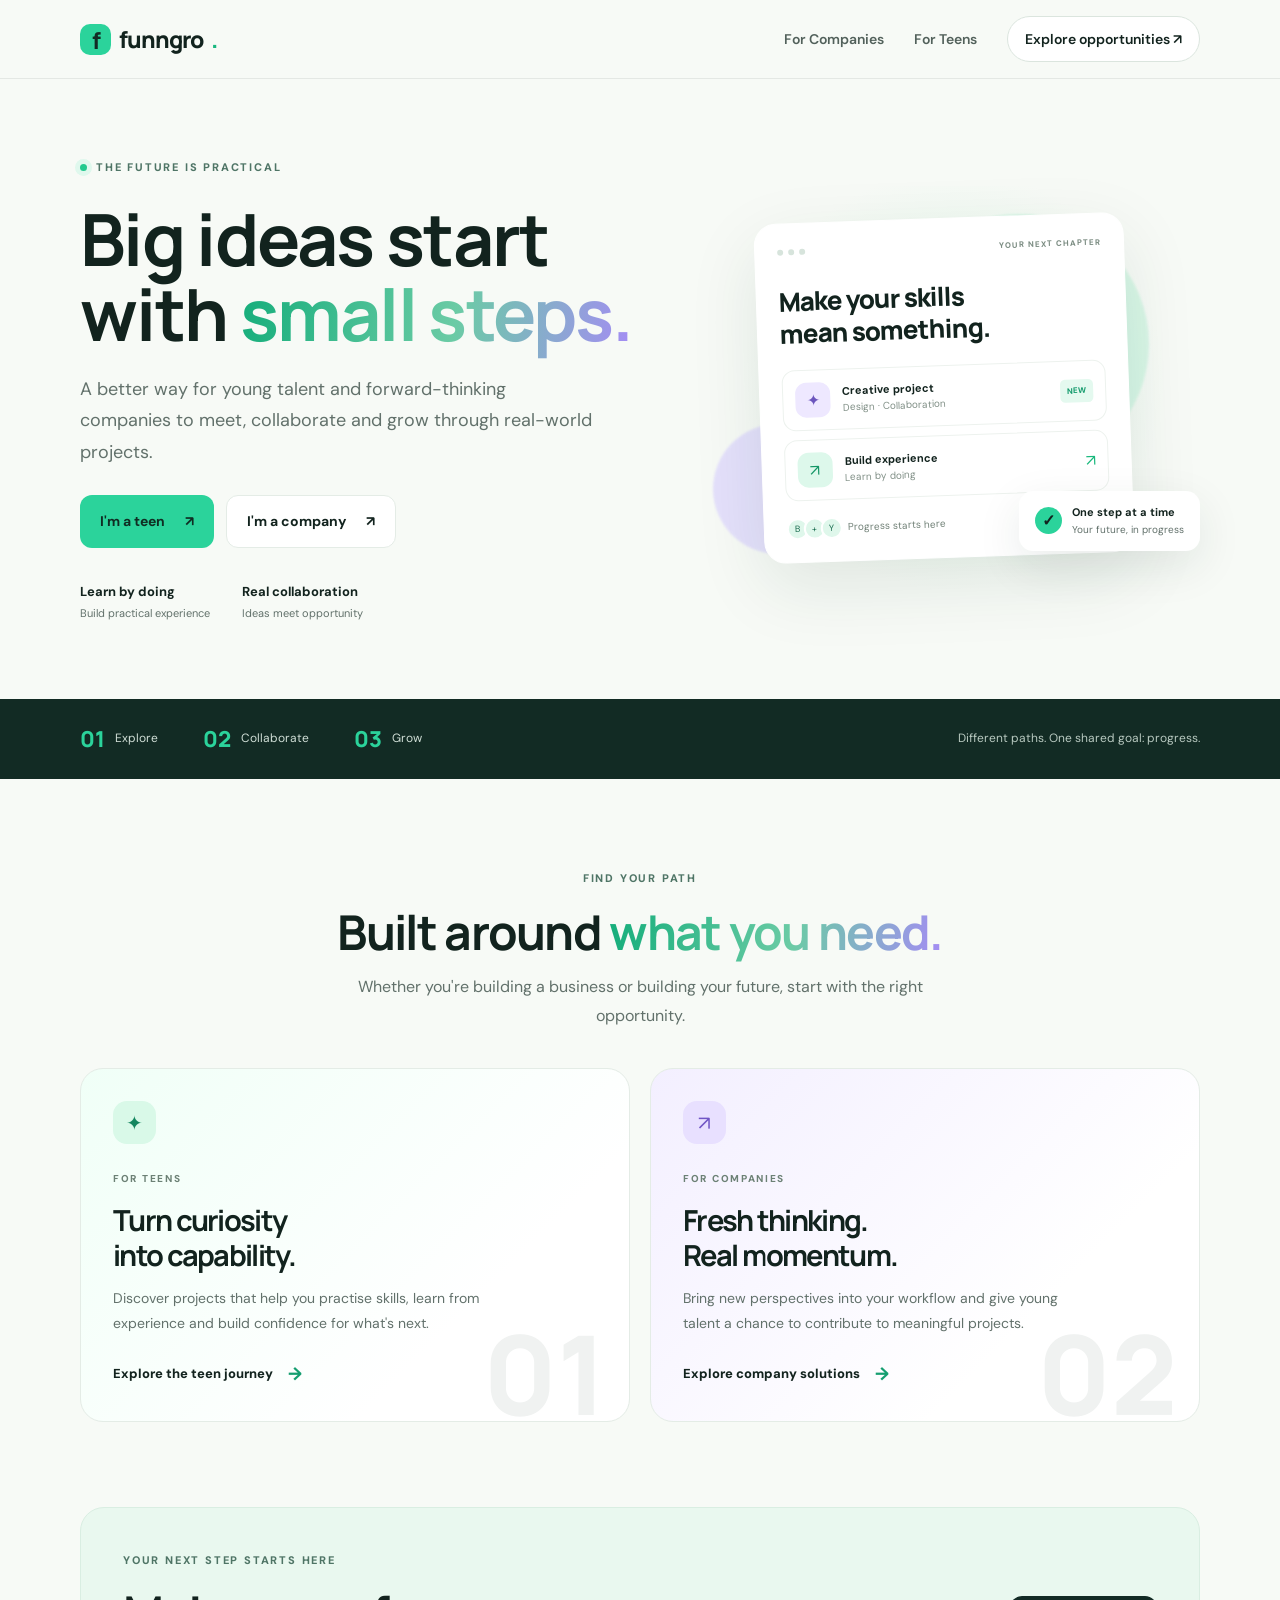
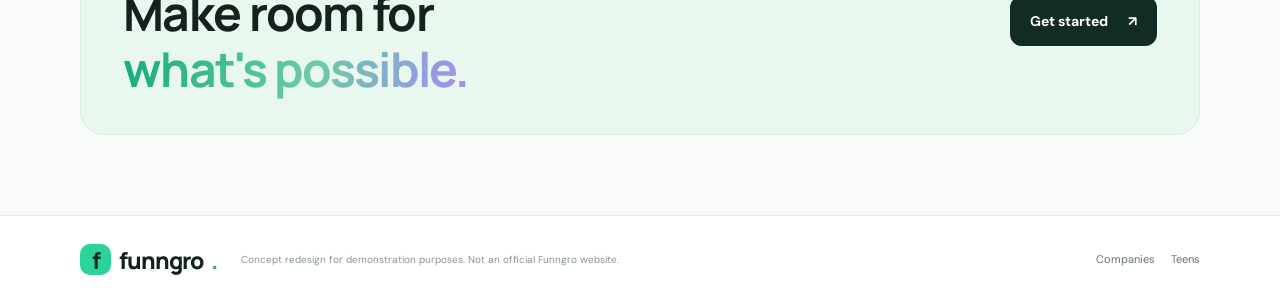
<file: index.html>
<!doctype html>
<html lang="en">
<head>
<meta charset="utf-8">
<meta name="viewport" content="width=device-width, initial-scale=1">
<title>Funngro Revamp | Skills, Projects & Growth</title>
<meta name="description" content="Explore how Funngro connects young people with real projects, practical skills and opportunities to learn, work and grow.">
<meta name="robots" content="index,follow">
<link rel="canonical" href="https://barshankhanra9.github.io/funngro-website-revamp/">
<meta property="og:title" content="Funngro — Learn, Work & Grow">
<meta property="og:description" content="Discover real projects, practical experience and opportunities to build your future with Funngro.">
<meta property="og:type" content="website">
<link rel="stylesheet" href="style.css">
</head>
<body>
<header class="nav-wrap"><nav class="nav container" aria-label="Main navigation">
<a class="brand" href="index.html"><span class="brand-mark">f</span> funngro<span class="dot">.</span></a>
<div class="nav-links"><a href="company.html">For Companies</a><a href="teen.html">For Teens</a><a class="nav-cta" href="teen.html">Explore opportunities ↗</a></div>
</nav></header>
<main>
<section class="hero container">
<div class="hero-copy"><span class="eyebrow"><span class="pulse"></span> THE FUTURE IS PRACTICAL</span>
<h1>Big ideas start<br>with <span class="gradient-text">small steps.</span></h1>
<p class="lead">A better way for young talent and forward-thinking companies to meet, collaborate and grow through real-world projects.</p>
<div class="actions"><a class="button primary" href="teen.html">I'm a teen <span>↗</span></a><a class="button secondary" href="company.html">I'm a company <span>↗</span></a></div>
<div class="trust-row"><div><strong>Learn by doing</strong><small>Build practical experience</small></div><div><strong>Real collaboration</strong><small>Ideas meet opportunity</small></div></div>
</div>
<div class="hero-art" aria-label="Illustration of a project dashboard">
<div class="orb orb-one"></div><div class="orb orb-two"></div>
<div class="dashboard-card"><div class="dash-top"><span class="dash-dot"></span><span class="dash-dot"></span><span class="dash-dot"></span><span class="dash-label">YOUR NEXT CHAPTER</span></div>
<div class="dash-title">Make your skills<br>mean something.</div>
<div class="progress-row"><span class="mini-icon">✦</span><div><b>Creative project</b><small>Design · Collaboration</small></div><span class="tag">NEW</span></div>
<div class="progress-row"><span class="mini-icon mint">↗</span><div><b>Build experience</b><small>Learn by doing</small></div><span class="arrow">↗</span></div>
<div class="dash-footer"><span class="avatar-stack"><i>B</i><i>+</i><i>Y</i></span><span>Progress starts here</span></div>
</div><div class="floating-note"><span class="check">✓</span><div><b>One step at a time</b><small>Your future, in progress</small></div></div>
</div>
</section>
<section class="stats-band"><div class="container stats"><div><strong>01</strong><span>Explore</span></div><div><strong>02</strong><span>Collaborate</span></div><div><strong>03</strong><span>Grow</span></div><p>Different paths. One shared goal: progress.</p></div></section>
<section class="container section"><div class="section-head"><span class="eyebrow">FIND YOUR PATH</span><h2>Built around <span class="gradient-text">what you need.</span></h2><p>Whether you're building a business or building your future, start with the right opportunity.</p></div>
<div class="path-grid"><article class="path-card teen-card"><div class="card-icon">✦</div><span class="card-kicker">FOR TEENS</span><h3>Turn curiosity<br>into capability.</h3><p>Discover projects that help you practise skills, learn from experience and build confidence for what's next.</p><a class="text-link" href="teen.html">Explore the teen journey <span>→</span></a><div class="decor-number">01</div></article>
<article class="path-card company-card"><div class="card-icon">↗</div><span class="card-kicker">FOR COMPANIES</span><h3>Fresh thinking.<br>Real momentum.</h3><p>Bring new perspectives into your workflow and give young talent a chance to contribute to meaningful projects.</p><a class="text-link" href="company.html">Explore company solutions <span>→</span></a><div class="decor-number">02</div></article></div>
</section>
<section class="container bottom-cta"><div><span class="eyebrow">YOUR NEXT STEP STARTS HERE</span><h2>Make room for<br><span class="gradient-text">what's possible.</span></h2></div><a class="button dark" href="teen.html">Get started <span>↗</span></a></section>
</main>
<footer class="footer"><div class="container footer-inner"><a class="brand" href="index.html"><span class="brand-mark">f</span> funngro<span class="dot">.</span></a><p>Concept redesign for demonstration purposes. Not an official Funngro website.</p><div><a href="company.html">Companies</a><a href="teen.html">Teens</a></div></div></footer>
</body></html>
</file>
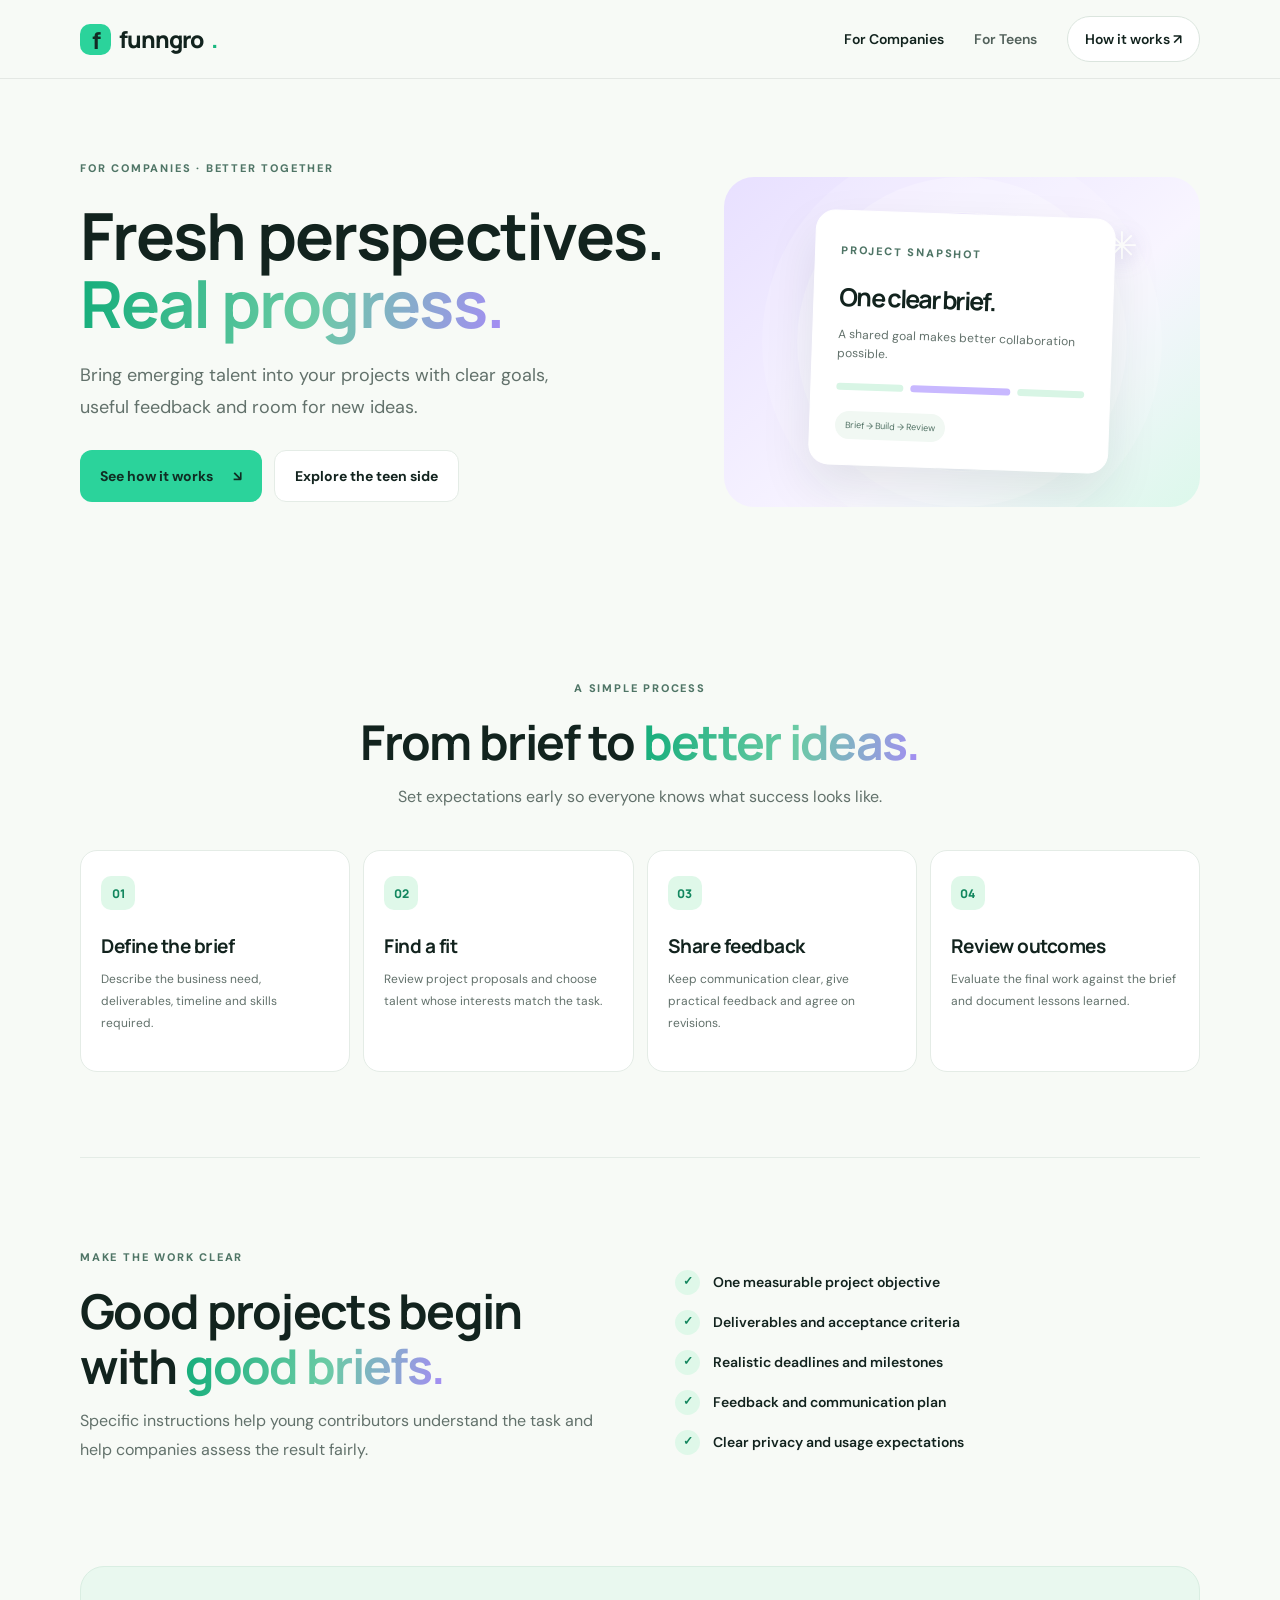
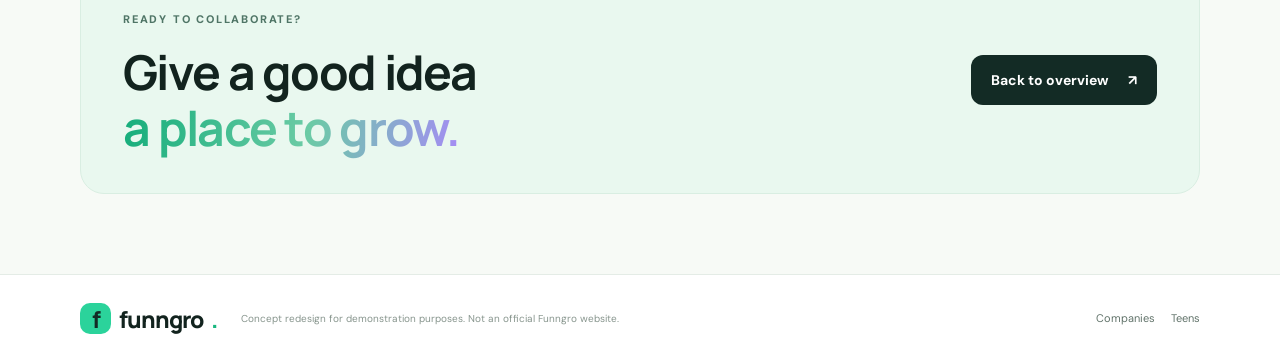
<file: company.html>
<!doctype html>
<html lang="en">
<head>
<meta charset="utf-8"><meta name="viewport" content="width=device-width, initial-scale=1">
<title>For Companies | Funngro Concept Revamp</title>
<meta name="description" content="Discover how companies can work with emerging young talent on creative, research and digital projects with a clear brief and defined outcomes.">
<meta name="robots" content="index,follow"><link rel="canonical" href="https://barshankhanra9.github.io/funngro-website-revamp/company.html">
<meta property="og:title" content="For Companies | Funngro"><meta property="og:description" content="Fresh perspectives for real business projects."><meta property="og:type" content="website">
<link rel="stylesheet" href="style.css">
</head><body>
<header class="nav-wrap"><nav class="nav container" aria-label="Main navigation"><a class="brand" href="index.html"><span class="brand-mark">f</span> funngro<span class="dot">.</span></a><div class="nav-links"><a class="active" href="company.html">For Companies</a><a href="teen.html">For Teens</a><a class="nav-cta" href="#process">How it works ↗</a></div></nav></header>
<main><section class="subhero container"><div class="subhero-copy"><span class="eyebrow">FOR COMPANIES · BETTER TOGETHER</span><h1>Fresh perspectives.<br><span class="gradient-text">Real progress.</span></h1><p class="lead">Bring emerging talent into your projects with clear goals, useful feedback and room for new ideas.</p><div class="actions"><a class="button primary" href="#process">See how it works <span>↘</span></a><a class="button secondary" href="teen.html">Explore the teen side</a></div></div><div class="side-visual company-visual"><div class="visual-circle"></div><div class="note-card"><span class="eyebrow">PROJECT SNAPSHOT</span><h3>One clear brief.</h3><p>A shared goal makes better collaboration possible.</p><div class="fake-bars"><i></i><i></i><i></i></div><span class="small-pill">Brief → Build → Review</span></div><div class="floating-star">✳</div></div></section>
<section class="container section" id="process"><div class="section-head"><span class="eyebrow">A SIMPLE PROCESS</span><h2>From brief to <span class="gradient-text">better ideas.</span></h2><p>Set expectations early so everyone knows what success looks like.</p></div><div class="steps-grid"><article><span class="step-no">01</span><h3>Define the brief</h3><p>Describe the business need, deliverables, timeline and skills required.</p></article><article><span class="step-no">02</span><h3>Find a fit</h3><p>Review project proposals and choose talent whose interests match the task.</p></article><article><span class="step-no">03</span><h3>Share feedback</h3><p>Keep communication clear, give practical feedback and agree on revisions.</p></article><article><span class="step-no">04</span><h3>Review outcomes</h3><p>Evaluate the final work against the brief and document lessons learned.</p></article></div></section>
<section class="container section split-section"><div><span class="eyebrow">MAKE THE WORK CLEAR</span><h2>Good projects begin with <span class="gradient-text">good briefs.</span></h2><p>Specific instructions help young contributors understand the task and help companies assess the result fairly.</p></div><ul class="check-list"><li><span>✓</span> One measurable project objective</li><li><span>✓</span> Deliverables and acceptance criteria</li><li><span>✓</span> Realistic deadlines and milestones</li><li><span>✓</span> Feedback and communication plan</li><li><span>✓</span> Clear privacy and usage expectations</li></ul></section>
<section class="container bottom-cta"><div><span class="eyebrow">READY TO COLLABORATE?</span><h2>Give a good idea<br><span class="gradient-text">a place to grow.</span></h2></div><a class="button dark" href="index.html">Back to overview <span>↗</span></a></section></main>
<footer class="footer"><div class="container footer-inner"><a class="brand" href="index.html"><span class="brand-mark">f</span> funngro<span class="dot">.</span></a><p>Concept redesign for demonstration purposes. Not an official Funngro website.</p><div><a href="company.html">Companies</a><a href="teen.html">Teens</a></div></div></footer></body></html>
</file>
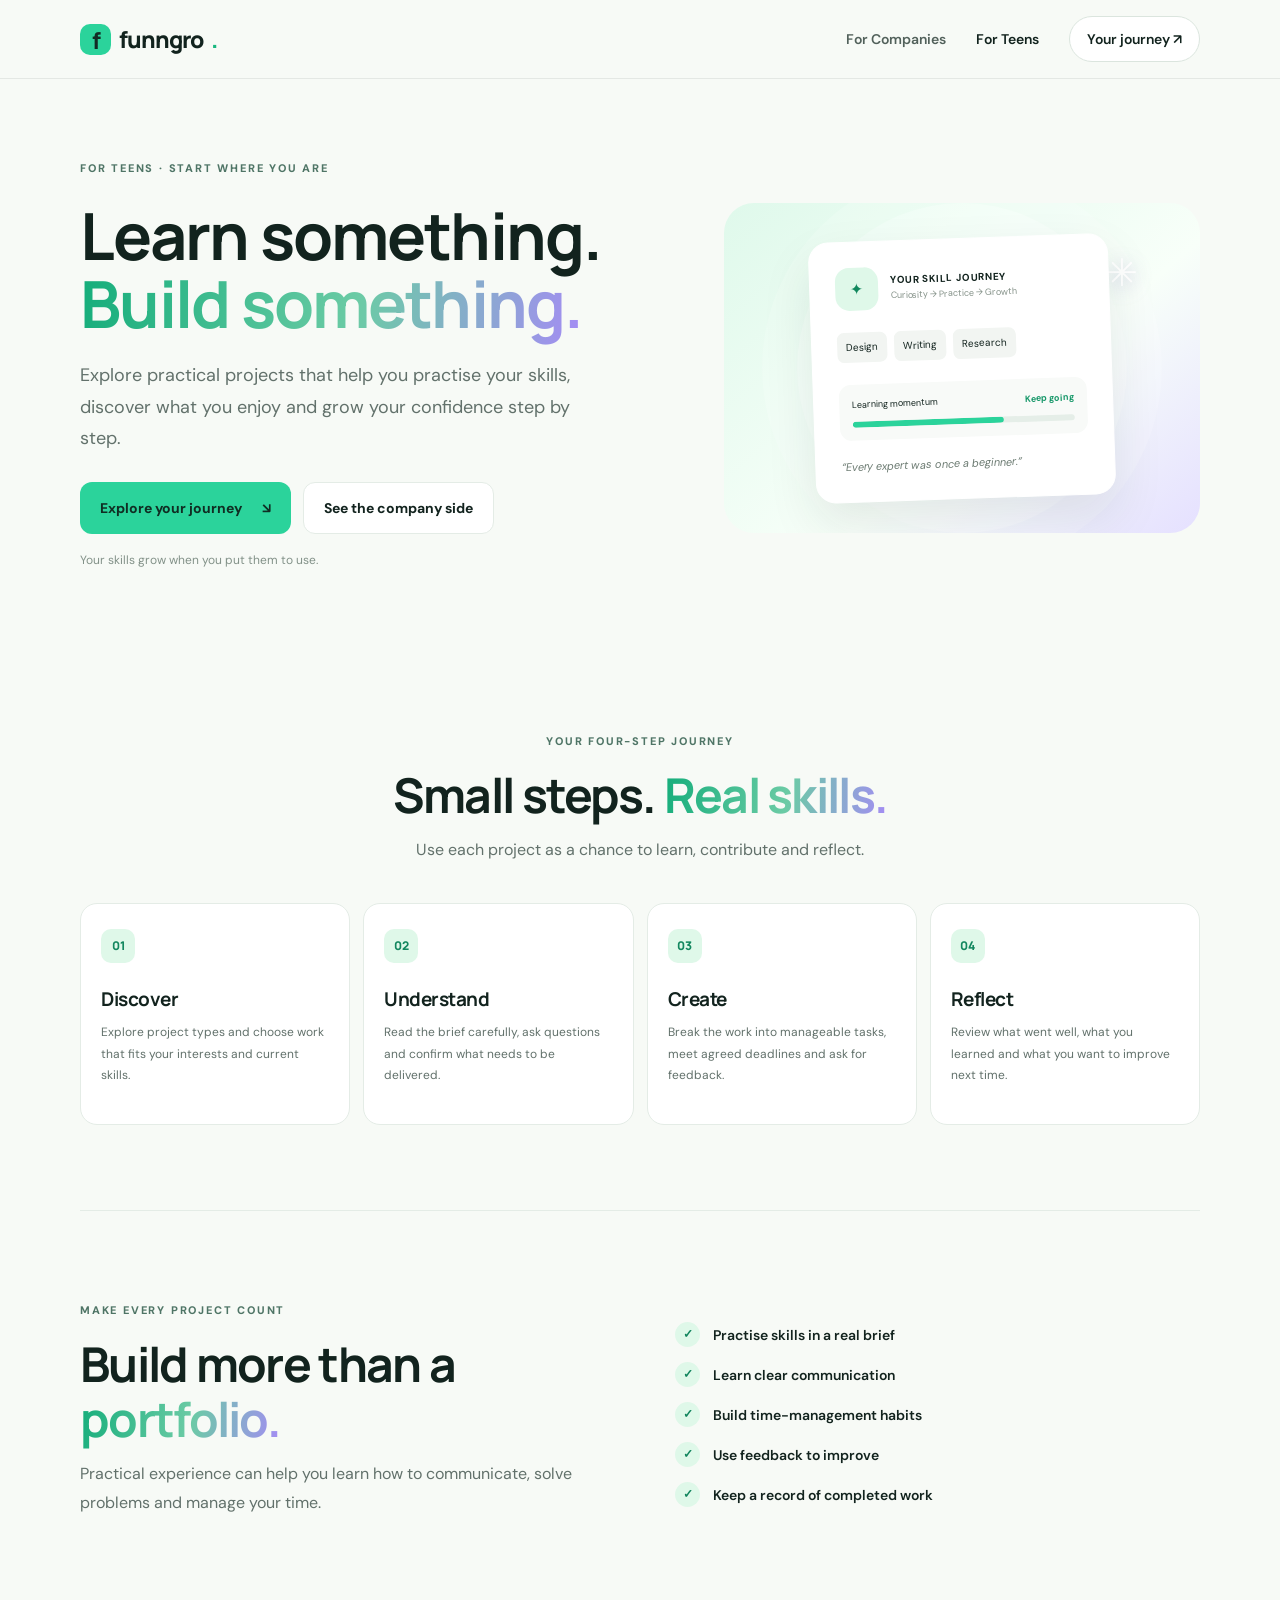
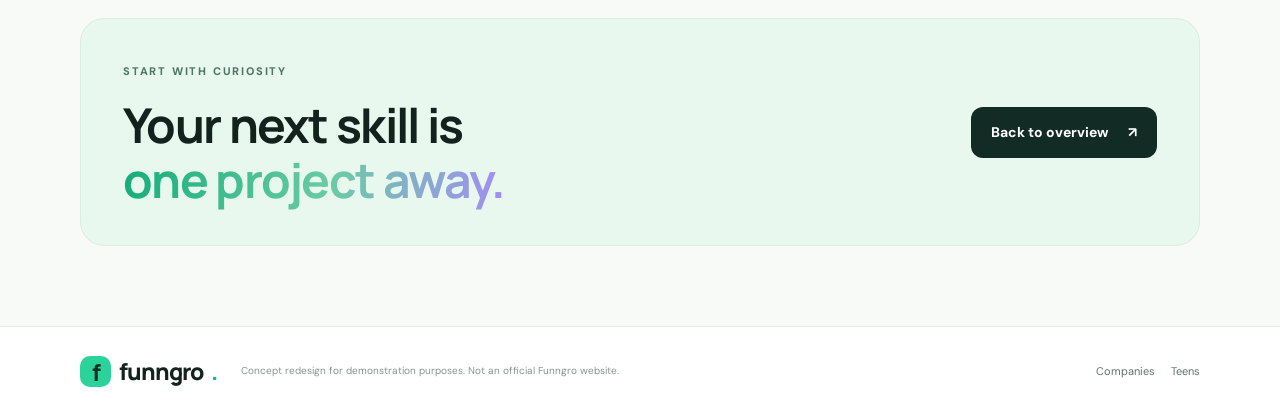
<file: teen.html>
<!doctype html>
<html lang="en">
<head>
<meta charset="utf-8"><meta name="viewport" content="width=device-width, initial-scale=1">
<title>For Teens | Learn, Build & Grow with Funngro</title>
<meta name="description" content="Explore how teens can build practical skills, gain project experience, learn collaboration and prepare for future opportunities.">
<meta name="robots" content="index,follow"><link rel="canonical" href="https://barshankhanra9.github.io/funngro-website-revamp/teen.html">
<meta property="og:title" content="For Teens | Funngro"><meta property="og:description" content="Learn by doing and build confidence through real-world projects."><meta property="og:type" content="website">
<link rel="stylesheet" href="style.css">
</head><body>
<header class="nav-wrap"><nav class="nav container" aria-label="Main navigation"><a class="brand" href="index.html"><span class="brand-mark">f</span> funngro<span class="dot">.</span></a><div class="nav-links"><a href="company.html">For Companies</a><a class="active" href="teen.html">For Teens</a><a class="nav-cta" href="#journey">Your journey ↗</a></div></nav></header>
<main><section class="subhero container"><div class="subhero-copy"><span class="eyebrow">FOR TEENS · START WHERE YOU ARE</span><h1>Learn something.<br><span class="gradient-text">Build something.</span></h1><p class="lead">Explore practical projects that help you practise your skills, discover what you enjoy and grow your confidence step by step.</p><div class="actions"><a class="button primary" href="#journey">Explore your journey <span>↘</span></a><a class="button secondary" href="company.html">See the company side</a></div><p class="microcopy">Your skills grow when you put them to use.</p></div><div class="side-visual teen-visual"><div class="visual-circle"></div><div class="profile-card"><div class="profile-top"><div class="profile-avatar">✦</div><div><b>YOUR SKILL JOURNEY</b><small>Curiosity → Practice → Growth</small></div></div><div class="skill-chip-row"><span>Design</span><span>Writing</span><span>Research</span></div><div class="profile-progress"><div><span>Learning momentum</span><b>Keep going</b></div><div class="progress-track"><i></i></div></div><div class="quote">“Every expert was once a beginner.”</div></div><div class="floating-star">✳</div></div></section>
<section class="container section" id="journey"><div class="section-head"><span class="eyebrow">YOUR FOUR-STEP JOURNEY</span><h2>Small steps. <span class="gradient-text">Real skills.</span></h2><p>Use each project as a chance to learn, contribute and reflect.</p></div><div class="steps-grid"><article><span class="step-no">01</span><h3>Discover</h3><p>Explore project types and choose work that fits your interests and current skills.</p></article><article><span class="step-no">02</span><h3>Understand</h3><p>Read the brief carefully, ask questions and confirm what needs to be delivered.</p></article><article><span class="step-no">03</span><h3>Create</h3><p>Break the work into manageable tasks, meet agreed deadlines and ask for feedback.</p></article><article><span class="step-no">04</span><h3>Reflect</h3><p>Review what went well, what you learned and what you want to improve next time.</p></article></div></section>
<section class="container section split-section"><div><span class="eyebrow">MAKE EVERY PROJECT COUNT</span><h2>Build more than a <span class="gradient-text">portfolio.</span></h2><p>Practical experience can help you learn how to communicate, solve problems and manage your time.</p></div><ul class="check-list"><li><span>✓</span> Practise skills in a real brief</li><li><span>✓</span> Learn clear communication</li><li><span>✓</span> Build time-management habits</li><li><span>✓</span> Use feedback to improve</li><li><span>✓</span> Keep a record of completed work</li></ul></section>
<section class="container bottom-cta"><div><span class="eyebrow">START WITH CURIOSITY</span><h2>Your next skill is<br><span class="gradient-text">one project away.</span></h2></div><a class="button dark" href="index.html">Back to overview <span>↗</span></a></section></main>
<footer class="footer"><div class="container footer-inner"><a class="brand" href="index.html"><span class="brand-mark">f</span> funngro<span class="dot">.</span></a><p>Concept redesign for demonstration purposes. Not an official Funngro website.</p><div><a href="company.html">Companies</a><a href="teen.html">Teens</a></div></div></footer></body></html>
</file>
<file: style.css>
@import url('https://fonts.googleapis.com/css2?family=DM+Sans:wght@400;500;600;700&family=Manrope:wght@400;500;600;700;800&display=swap');
:root{--ink:#12231e;--muted:#62716b;--green:#2bd39b;--mint:#dff9ed;--cream:#f7faf6;--line:#e4ece6;--dark:#132b25;--purple:#c9b9ff}
*{box-sizing:border-box}html{scroll-behavior:smooth}body{margin:0;background:var(--cream);color:var(--ink);font-family:'DM Sans',sans-serif;line-height:1.6}a{color:inherit;text-decoration:none}.container{width:min(1120px,calc(100% - 44px));margin:auto}.nav-wrap{border-bottom:1px solid rgba(18,35,30,.08);background:rgba(247,250,246,.92);position:sticky;top:0;z-index:10;backdrop-filter:blur(14px)}.nav{height:78px;display:flex;align-items:center;justify-content:space-between}.brand{display:flex;align-items:center;gap:8px;font:800 23px Manrope,sans-serif;letter-spacing:-1px}.brand-mark{display:grid;place-items:center;background:var(--green);color:var(--dark);height:31px;width:31px;border-radius:10px;font-size:23px}.dot{color:#19b77f}.nav-links{display:flex;align-items:center;gap:30px;font-size:14px;font-weight:600}.nav-links a:not(.nav-cta){color:#52615b}.nav-links a.active,.nav-links a:hover{color:var(--ink)}.nav-cta{padding:11px 17px;border:1px solid #dbe5de;border-radius:99px;background:#fff}.hero{display:grid;grid-template-columns:1.05fr .95fr;align-items:center;gap:40px;padding-top:74px;padding-bottom:76px;min-height:570px}.eyebrow{display:inline-flex;align-items:center;gap:9px;font-size:11px;letter-spacing:1.8px;font-weight:800;color:#4f7566}.pulse{width:7px;height:7px;border-radius:50%;background:#22c98e;box-shadow:0 0 0 5px #dff8ed}h1,h2,h3,p{margin-top:0}h1,h2,h3{font-family:Manrope,sans-serif;letter-spacing:-1.7px}h1{font-size:clamp(44px,6vw,72px);line-height:1.05;margin:22px 0}.gradient-text{background:linear-gradient(100deg,#14ad7a,#6bcba5 55%,#a58bf5);-webkit-background-clip:text;background-clip:text;color:transparent}.lead{font-size:18px;color:var(--muted);max-width:520px;line-height:1.75}.actions{display:flex;gap:12px;flex-wrap:wrap;margin:27px 0}.button{display:inline-flex;align-items:center;gap:20px;padding:14px 20px;border-radius:12px;font-weight:700;font-size:14px;transition:transform .2s,box-shadow .2s}.button:hover{transform:translateY(-2px);box-shadow:0 10px 25px #132b2515}.primary{background:var(--green);color:#102d23}.secondary{border:1px solid var(--line);background:white}.dark{background:var(--dark);color:white}.trust-row{display:flex;gap:32px;margin-top:34px}.trust-row div{display:flex;flex-direction:column}.trust-row strong{font-size:13px}.trust-row small{font-size:11px;color:var(--muted);margin-top:3px}.hero-art{position:relative;min-height:405px;display:grid;place-items:center;background:radial-gradient(circle at 52% 48%,#e0f7e9 0,transparent 62%)}.orb{position:absolute;border-radius:50%;filter:blur(1px)}.orb-one{width:260px;height:260px;background:#c9f4df;right:10%;top:7%;opacity:.65}.orb-two{width:130px;height:130px;background:#d8d0ff;left:5%;bottom:9%;opacity:.6}.dashboard-card{position:relative;z-index:1;width:min(370px,90%);padding:22px;border:1px solid #ffffff;border-radius:22px;background:#fff;box-shadow:0 24px 70px #16392b1a;transform:rotate(-2deg)}.dash-top{display:flex;gap:5px;align-items:center}.dash-dot{height:6px;width:6px;border-radius:50%;background:#d7e4dc}.dash-label{margin-left:auto;font-size:8px;letter-spacing:1px;color:#7b8c82;font-weight:800}.dash-title{font:800 26px/1.25 Manrope,sans-serif;margin:26px 0 20px;letter-spacing:-1px}.progress-row{display:flex;align-items:center;gap:12px;border:1px solid #edf2ee;padding:12px;border-radius:13px;margin:9px 0}.mini-icon{display:grid;place-items:center;width:35px;height:35px;border-radius:11px;background:#eee8ff;color:#6c56bd}.mini-icon.mint{background:#ddf8eb;color:#149666}.progress-row div{display:flex;flex-direction:column;flex:1}.progress-row b{font-size:11px}.progress-row small{font-size:10px;color:#819087}.tag{font-size:8px;color:#159b6d;background:#e4f9ef;padding:5px 7px;border-radius:5px;font-weight:800}.arrow{color:#18b87c}.dash-footer{display:flex;align-items:center;gap:10px;font-size:10px;color:#728278;margin-top:17px}.avatar-stack{display:flex}.avatar-stack i{display:grid;place-items:center;font-style:normal;width:22px;height:22px;border-radius:50%;background:#dff7eb;border:2px solid white;margin-right:-5px;font-size:9px;color:#196c4e}.floating-note{position:absolute;right:0;bottom:40px;z-index:2;display:flex;gap:10px;align-items:center;background:#fff;padding:13px 16px;border-radius:14px;box-shadow:0 15px 45px #16392b18}.check{display:grid;place-items:center;background:var(--green);height:27px;width:27px;border-radius:50%;font-weight:800}.floating-note div{display:flex;flex-direction:column}.floating-note b{font-size:11px}.floating-note small{font-size:10px;color:var(--muted)}.stats-band{background:#122b24;color:white}.stats{display:flex;align-items:center;gap:45px;padding-top:25px;padding-bottom:25px}.stats div{display:flex;align-items:center;gap:10px}.stats strong{font:800 22px Manrope;color:var(--green)}.stats span{font-size:12px;color:#d0ded6}.stats p{margin:0 0 0 auto;color:#b8c9c0;font-size:12px}.section{padding-top:85px;padding-bottom:85px}.section-head{text-align:center;max-width:650px;margin:0 auto 38px}.section-head h2,.split-section h2,.bottom-cta h2{font-size:clamp(32px,4vw,48px);line-height:1.15;margin:14px 0}.section-head p,.split-section p{color:var(--muted);line-height:1.8}.path-grid{display:grid;grid-template-columns:1fr 1fr;gap:20px}.path-card{position:relative;overflow:hidden;min-height:300px;padding:32px;border-radius:23px;border:1px solid var(--line);background:#fff}.teen-card{background:linear-gradient(135deg,#f0fff7,#fff 70%)}.company-card{background:linear-gradient(135deg,#f3efff,#fff 70%)}.card-icon{display:grid;place-items:center;width:43px;height:43px;border-radius:14px;background:#d9f9e8;color:#14865f;font-size:20px;margin-bottom:20px}.company-card .card-icon{background:#e8e0ff;color:#7055c5}.card-kicker{font-size:10px;letter-spacing:1.7px;font-weight:800;color:#6c8175}.path-card h3{font-size:29px;line-height:1.2;margin:13px 0}.path-card p{font-size:14px;max-width:390px;color:var(--muted);line-height:1.8}.text-link{display:inline-flex;gap:15px;align-items:center;font-size:13px;font-weight:800;margin-top:10px}.text-link span{font-size:18px;color:#159e70}.decor-number{position:absolute;right:22px;bottom:-27px;font:800 110px Manrope;color:#142f2510}.bottom-cta{display:flex;justify-content:space-between;align-items:center;padding:38px 42px;margin-bottom:80px;border-radius:24px;background:#e9f8ef;border:1px solid #d9eee2}.bottom-cta h2{margin-bottom:0}.footer{border-top:1px solid var(--line);background:#fff}.footer-inner{display:flex;align-items:center;gap:24px;min-height:88px}.footer-inner p{font-size:10px;color:#87958d;margin:0;flex:1}.footer-inner>div{display:flex;gap:16px;font-size:11px;color:#61736a}.subhero{display:grid;grid-template-columns:1fr .8fr;align-items:center;gap:50px;padding-top:75px;padding-bottom:60px;min-height:470px}.subhero h1{font-size:clamp(43px,5.5vw,65px)}.side-visual{position:relative;min-height:330px;display:grid;place-items:center;border-radius:30px;overflow:hidden}.company-visual{background:linear-gradient(140deg,#e8e0ff,#f8f5ff 60%,#dcf8eb)}.teen-visual{background:linear-gradient(140deg,#dff9eb,#f8fff9 60%,#e5e0ff)}.visual-circle{position:absolute;width:260px;height:260px;border:1px solid #ffffffa8;border-radius:50%;box-shadow:0 0 0 35px #ffffff40,0 0 0 70px #ffffff25}.note-card,.profile-card{position:relative;z-index:1;background:white;border:1px solid #ffffff;border-radius:20px;padding:25px;width:min(300px,85%);box-shadow:0 22px 50px #142e251a;transform:rotate(2deg)}.note-card h3{font-size:25px;margin:15px 0 8px}.note-card p{font-size:12px;color:var(--muted)}.fake-bars{display:flex;gap:7px;margin:20px 0}.fake-bars i{height:7px;border-radius:10px;background:#d8f5e5;flex:1}.fake-bars i:nth-child(2){background:#c8b8ff;flex:1.5}.small-pill{display:inline-block;font-size:9px;background:#f1f8f3;padding:7px 10px;border-radius:99px;color:#527265}.floating-star{position:absolute;right:13%;top:12%;font-size:38px;color:#fff;text-shadow:0 4px 20px #8471bd66}.steps-grid{display:grid;grid-template-columns:repeat(4,1fr);gap:13px}.steps-grid article{padding:25px 20px;border:1px solid var(--line);border-radius:17px;background:white;min-height:200px}.step-no{display:inline-grid;place-items:center;width:34px;height:34px;border-radius:10px;background:#dff8e9;color:#13875f;font:800 12px Manrope}.steps-grid h3{font-size:19px;letter-spacing:-.5px;margin:21px 0 8px}.steps-grid p{font-size:12px;color:var(--muted);line-height:1.8}.split-section{display:grid;grid-template-columns:1fr 1fr;gap:70px;align-items:center;border-top:1px solid var(--line)}.check-list{list-style:none;padding:0;margin:0;display:grid;gap:15px}.check-list li{display:flex;align-items:center;gap:13px;font-size:14px;font-weight:600}.check-list span{display:grid;place-items:center;width:25px;height:25px;border-radius:50%;background:#dff8e9;color:#12855d;font-size:12px}.microcopy{font-size:12px;color:#829188;margin-top:-10px}.profile-card{transform:rotate(-2deg)}.profile-top{display:flex;align-items:center;gap:12px}.profile-avatar{display:grid;place-items:center;width:43px;height:43px;background:#dff8e9;border-radius:14px;color:#12885e}.profile-top div:last-child{display:flex;flex-direction:column}.profile-top b{font-size:10px;letter-spacing:.6px}.profile-top small{font-size:9px;color:#849188}.skill-chip-row{display:flex;gap:7px;margin:22px 0}.skill-chip-row span{background:#f2f5f2;border-radius:7px;padding:7px 9px;font-size:10px}.profile-progress{background:#f8faf8;border-radius:12px;padding:13px}.profile-progress>div:first-child{display:flex;justify-content:space-between;font-size:9px}.profile-progress b{color:#169769}.progress-track{height:6px;background:#e5eee8;border-radius:9px;margin-top:10px;overflow:hidden}.progress-track i{display:block;height:100%;width:68%;background:var(--green);border-radius:9px}.quote{font-size:11px;color:#6c7b72;margin-top:18px;font-style:italic}
@media(max-width:760px){.container{width:min(100% - 32px,560px)}.nav{height:68px}.nav-links{gap:12px;font-size:11px}.nav-cta{display:none}.brand{font-size:20px}.hero,.subhero{grid-template-columns:1fr;gap:18px;padding-top:52px;padding-bottom:45px}.hero{min-height:auto}.hero-art{min-height:340px}.hero h1{font-size:48px}.lead{font-size:16px}.trust-row{gap:20px}.stats{gap:17px;flex-wrap:wrap}.stats p{width:100%;margin:0}.section{padding-top:58px;padding-bottom:58px}.path-grid,.split-section{grid-template-columns:1fr;gap:14px}.path-card{min-height:275px;padding:25px}.steps-grid{grid-template-columns:1fr 1fr}.steps-grid article{min-height:190px;padding:19px 15px}.split-section{gap:25px}.bottom-cta{margin-bottom:45px;padding:27px;align-items:flex-start;gap:20px;flex-direction:column}.footer-inner{padding-top:22px;padding-bottom:22px;flex-wrap:wrap;gap:12px}.footer-inner p{order:3;flex-basis:100%}.footer-inner>div{margin-left:auto}.side-visual{min-height:290px}.subhero h1{font-size:46px}}
@media(max-width:390px){.nav-links{gap:9px}.nav-links a{font-size:10px}.hero h1{font-size:42px}.steps-grid{grid-template-columns:1fr}.trust-row{flex-direction:column;gap:12px}.button{padding:13px 15px}.stats{gap:12px}}
</file>
